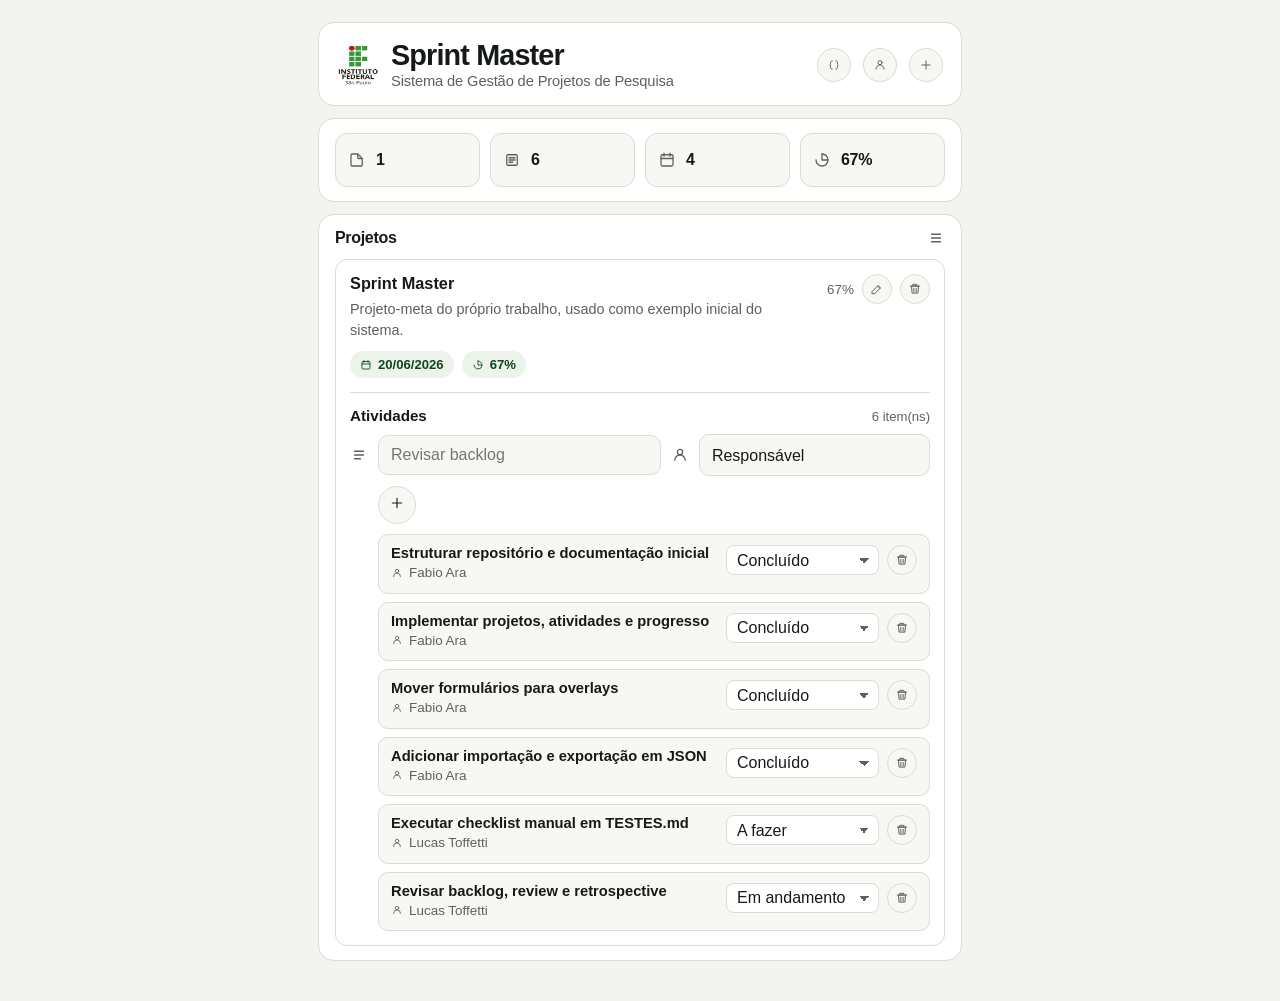
<file: index.html>
<!DOCTYPE html>
<html lang="pt-BR">
<head>
  <meta charset="UTF-8">
  <meta name="viewport" content="width=device-width, initial-scale=1.0">
  <title>SPOENG1</title>
  <meta http-equiv="refresh" content="0; url=./sprint-master/index.html">
  <style>
    body {
      margin: 0;
      min-height: 100vh;
      display: grid;
      place-items: center;
      font-family: "Segoe UI", Tahoma, Geneva, Verdana, sans-serif;
      background: #f3f4ef;
      color: #161a17;
    }

    main {
      width: min(100%, 420px);
      padding: 24px;
      text-align: center;
    }

    a {
      color: #1d6b2e;
    }
  </style>
</head>
<body>
  <main>
    <h1>Sprint Master</h1>
    <p>Redirecionando para a aplicação.</p>
    <p><a href="./sprint-master/index.html">Abrir manualmente</a></p>
  </main>
  <script>
    window.location.replace("./sprint-master/index.html");
  </script>
</body>
</html>
</file>
<file: sprint-master/style.css>
:root {
  --bg: #f3f4ef;
  --surface: #ffffff;
  --surface-alt: #f7f8f3;
  --border: #d9ddd2;
  --text: #161a17;
  --muted: #5b625d;
  --accent: #1d6b2e;
  --accent-dark: #124620;
  --accent-soft: #ebf3eb;
  --danger: #b42318;
}

* {
  box-sizing: border-box;
}

body {
  margin: 0;
  font-family: "Segoe UI", Tahoma, Geneva, Verdana, sans-serif;
  background: var(--bg);
  color: var(--text);
}

img {
  display: block;
  max-width: 100%;
}

button,
input,
textarea,
select {
  font: inherit;
}

svg {
  width: 100%;
  height: 100%;
  fill: none;
  stroke: currentColor;
  stroke-linecap: round;
  stroke-linejoin: round;
  stroke-width: 1.7;
}

.app {
  max-width: 680px;
  margin: 0 auto;
  padding: 22px 18px 40px;
}

.masthead,
.strip,
.panel {
  background: var(--surface);
  border: 1px solid var(--border);
  border-radius: 16px;
}

.masthead {
  padding: 18px 18px 16px;
}

.masthead__top {
  display: flex;
  align-items: center;
  justify-content: space-between;
  gap: 12px;
}

.masthead__brand,
.masthead__actions {
  display: flex;
  align-items: center;
  gap: 12px;
}

.masthead__copy {
  display: grid;
  gap: 3px;
}

.masthead__logo {
  width: 42px;
  height: 42px;
  border-radius: 10px;
}

h1,
h2,
h3,
p {
  margin: 0;
}

h1 {
  font-size: 1.8rem;
  line-height: 1.02;
  letter-spacing: -0.03em;
}

.masthead__subtitle {
  color: var(--muted);
  font-size: 0.92rem;
  letter-spacing: -0.01em;
}

h2 {
  font-size: 1rem;
  letter-spacing: -0.02em;
}

.strip,
.panel {
  margin-top: 12px;
  padding: 14px 16px;
}

.sr-only {
  position: absolute;
  width: 1px;
  height: 1px;
  padding: 0;
  margin: -1px;
  overflow: hidden;
  clip: rect(0, 0, 0, 0);
  white-space: nowrap;
  border: 0;
}

.stats {
  display: grid;
  grid-template-columns: repeat(4, minmax(0, 1fr));
  gap: 10px;
  padding: 0;
  margin: 0;
  list-style: none;
}

.stat {
  display: flex;
  align-items: center;
  gap: 10px;
  min-height: 54px;
  padding: 10px 12px;
  border-radius: 12px;
  background: var(--surface-alt);
  border: 1px solid var(--border);
}

.stat--wide {
  justify-content: flex-start;
}

.stat strong {
  font-size: 1rem;
  font-weight: 600;
}

.stat__icon,
.section-head__icon,
.empty-state__icon {
  display: inline-flex;
  align-items: center;
  justify-content: center;
}

.stat__icon {
  width: 18px;
  height: 18px;
  color: var(--muted);
}

.stat--wide strong {
  letter-spacing: -0.02em;
}

.section-head {
  display: flex;
  align-items: center;
  justify-content: space-between;
  margin-bottom: 12px;
}

.section-head--overlay {
  margin-bottom: 16px;
}

.section-head__icon {
  width: 18px;
  height: 18px;
  color: var(--muted);
}

.project-form {
  display: grid;
  gap: 12px;
}

.project-form__actions {
  display: grid;
  grid-template-columns: 18px minmax(0, 1fr);
  gap: 10px;
}

.project-form__actions .button--icon {
  grid-column: 2;
  justify-self: start;
}

.project-form__actions .button--ghost {
  grid-column: 2;
  justify-self: end;
}

.member-form {
  display: grid;
  grid-template-columns: minmax(0, 1fr) 38px;
  gap: 10px;
}

.json-form {
  display: grid;
  gap: 12px;
}

.json-form__actions {
  display: flex;
  gap: 10px;
}

.field {
  display: grid;
  gap: 6px;
}

.field--icon {
  grid-template-columns: 18px minmax(0, 1fr);
  align-items: center;
  column-gap: 10px;
}

.field__label {
  color: var(--muted);
  font-size: 0.82rem;
}

.field__icon {
  width: 18px;
  height: 18px;
  color: var(--muted);
}

.field input,
.field textarea,
.field select {
  width: 100%;
  padding: 11px 12px;
  border: 1px solid var(--border);
  border-radius: 10px;
  background: var(--surface-alt);
  color: var(--text);
  transition: border-color 0.15s ease, background 0.15s ease;
}

.field input:focus,
.field textarea:focus,
.field select:focus {
  outline: none;
  border-color: var(--accent);
  background: #fff;
  box-shadow: 0 0 0 3px rgba(29, 107, 46, 0.14);
}

.field textarea {
  resize: vertical;
  min-height: 90px;
}

.button {
  width: fit-content;
  min-width: 96px;
  padding: 10px 14px;
  border: 0;
  border-radius: 999px;
  background: var(--accent);
  color: #fff;
  font-weight: 600;
  cursor: pointer;
  transition: background 0.15s ease;
}

.button--icon {
  min-width: 38px;
  width: 38px;
  height: 38px;
  padding: 0;
  justify-content: center;
}

.button--icon svg {
  width: 16px;
  height: 16px;
}

.button--icon-right {
  justify-self: end;
}

.button--secondary {
  background: var(--surface-alt);
  color: var(--text);
  border: 1px solid var(--border);
}

.button:hover,
.button:focus-visible {
  background: var(--accent-dark);
}

.button--secondary:hover,
.button--secondary:focus-visible {
  background: #eef1e8;
}

.button--ghost {
  background: transparent;
  color: var(--muted);
  border: 1px solid var(--border);
}

.button--ghost:hover,
.button--ghost:focus-visible {
  background: var(--surface-alt);
}

.form-feedback {
  min-height: 1.1em;
  color: var(--muted);
  font-size: 0.88rem;
}

.form-feedback--error {
  color: var(--danger);
}

.projects-list {
  display: grid;
  gap: 10px;
}

.member-list {
  display: flex;
  flex-wrap: wrap;
  gap: 8px;
  padding: 0;
  margin: 12px 0 0;
  padding-left: 28px;
  list-style: none;
}

.member-chip {
  display: inline-flex;
  align-items: center;
  gap: 8px;
  padding: 8px 10px;
  border: 1px solid var(--border);
  border-radius: 999px;
  background: var(--surface-alt);
}

.member-chip__name {
  font-size: 0.88rem;
  font-weight: 600;
}

.member-chip__icon {
  width: 14px;
  height: 14px;
  color: var(--muted);
}

.member-chip .icon-button {
  width: 24px;
  height: 24px;
}

.member-chip .icon-button svg {
  width: 12px;
  height: 12px;
}

.empty-state {
  display: flex;
  align-items: center;
  gap: 10px;
  padding: 12px;
  border: 1px dashed var(--border);
  border-radius: 12px;
  background: var(--surface-alt);
  color: var(--muted);
}

.empty-state[hidden] {
  display: none;
}

.empty-state__icon {
  width: 18px;
  height: 18px;
}

.project-card {
  padding: 14px;
  border: 1px solid var(--border);
  border-radius: 12px;
  background: var(--surface);
}

.project-card__header {
  display: flex;
  justify-content: space-between;
  gap: 10px;
  align-items: flex-start;
}

.project-card__title {
  font-size: 1.02rem;
  font-weight: 600;
}

.project-card__description {
  margin-top: 6px;
  color: var(--muted);
  font-size: 0.9rem;
  line-height: 1.45;
}

.project-card__actions {
  display: flex;
  align-items: center;
  gap: 8px;
}

.project-card__meta {
  display: flex;
  flex-wrap: wrap;
  gap: 8px;
  margin-top: 10px;
  padding-left: 0;
}

.project-tag {
  display: inline-flex;
  align-items: center;
  gap: 6px;
  padding: 6px 10px;
  border-radius: 999px;
  background: var(--accent-soft);
  color: var(--accent-dark);
  font-size: 0.82rem;
  font-weight: 600;
}

.project-tag svg {
  width: 12px;
  height: 12px;
}

.project-card__status {
  color: var(--muted);
  font-size: 0.84rem;
}

.activities {
  margin-top: 14px;
  padding-top: 14px;
  border-top: 1px solid var(--border);
}

.activities__head {
  display: flex;
  align-items: baseline;
  justify-content: space-between;
  gap: 8px;
}

.activities__head h4 {
  margin: 0;
  font-size: 0.95rem;
}

.activities__counter {
  color: var(--muted);
  font-size: 0.82rem;
}

.activity-form {
  display: grid;
  gap: 10px;
  margin-top: 10px;
}

.activity-form__grid {
  display: grid;
  grid-template-columns: 1.2fr 1fr;
  gap: 10px;
}

.activity-form__actions {
  padding-left: 28px;
}

.activity-form__actions .button {
  justify-self: start;
}

.field--compact input,
.field--compact select {
  padding-block: 10px;
}

.activities-empty-state {
  margin-top: 10px;
  margin-left: 28px;
  padding: 10px 12px;
  border: 1px dashed var(--border);
  border-radius: 10px;
  color: var(--muted);
  font-size: 0.88rem;
  background: var(--surface-alt);
}

.activity-list {
  display: grid;
  gap: 8px;
  padding: 0;
  margin: 10px 0 0 28px;
  list-style: none;
}

.activity-item {
  display: grid;
  gap: 8px;
  padding: 10px 12px;
  border: 1px solid var(--border);
  border-radius: 10px;
  background: var(--surface-alt);
}

.activity-item__head {
  display: flex;
  justify-content: space-between;
  gap: 10px;
  align-items: flex-start;
}

.activity-item__title {
  font-size: 0.92rem;
  font-weight: 600;
}

.activity-item__responsible {
  display: inline-flex;
  align-items: center;
  gap: 6px;
  margin-top: 4px;
  color: var(--muted);
  font-size: 0.84rem;
}

.activity-item__responsible svg {
  width: 12px;
  height: 12px;
}

.activity-item__controls {
  display: flex;
  align-items: center;
  gap: 8px;
}

.activity-status {
  min-width: 120px;
  height: 30px;
  padding: 4px 32px 4px 10px;
  border: 1px solid var(--border);
  border-radius: 8px;
  background: #fff;
  color: var(--text);
  appearance: none;
  -webkit-appearance: none;
  -moz-appearance: none;
  line-height: 1.2;
  background-image:
    linear-gradient(45deg, transparent 50%, var(--muted) 50%),
    linear-gradient(135deg, var(--muted) 50%, transparent 50%);
  background-position:
    calc(100% - 14px) 12px,
    calc(100% - 9px) 12px;
  background-size: 5px 5px, 5px 5px;
  background-repeat: no-repeat;
}

.activity-status:focus,
.icon-button:focus-visible,
.button:focus-visible {
  outline: none;
  box-shadow: 0 0 0 3px rgba(29, 107, 46, 0.14);
}

.activity-responsible-select {
  height: 42px;
  padding: 10px 32px 10px 12px;
  border: 1px solid var(--border);
  border-radius: 10px;
  background: var(--surface-alt);
  color: var(--text);
  appearance: none;
  -webkit-appearance: none;
  -moz-appearance: none;
  background-image:
    linear-gradient(45deg, transparent 50%, var(--muted) 50%),
    linear-gradient(135deg, var(--muted) 50%, transparent 50%);
  background-position:
    calc(100% - 14px) 18px,
    calc(100% - 9px) 18px;
  background-size: 5px 5px, 5px 5px;
  background-repeat: no-repeat;
}

.icon-button {
  display: inline-flex;
  align-items: center;
  justify-content: center;
  width: 30px;
  height: 30px;
  padding: 0;
  border: 1px solid var(--border);
  border-radius: 999px;
  background: var(--surface-alt);
  color: var(--muted);
  cursor: pointer;
  transition: border-color 0.15s ease, color 0.15s ease, background 0.15s ease;
}

.icon-button--toolbar {
  width: 34px;
  height: 34px;
}

.icon-button:hover,
.icon-button:focus-visible {
  border-color: var(--danger);
  color: var(--danger);
  background: #fff4f2;
}

.icon-button svg {
  width: 14px;
  height: 14px;
}

.overlay-shell {
  position: fixed;
  inset: 0;
  z-index: 20;
  display: grid;
  place-items: center;
  padding: 24px;
  background: rgba(22, 26, 23, 0.34);
  backdrop-filter: blur(6px);
}

.overlay-shell[hidden] {
  display: none;
}

.overlay-panel {
  width: min(100%, 680px);
  max-height: min(85vh, 760px);
  overflow: auto;
  padding: 18px 18px 16px;
  background: var(--surface);
  border: 1px solid var(--border);
  border-radius: 18px;
  box-shadow: 0 24px 60px rgba(22, 26, 23, 0.16);
}

.overlay-panel--editing {
  transition: border-color 0.18s ease, box-shadow 0.18s ease, background 0.18s ease;
}

.overlay-panel--editing.panel--editing {
  border-color: var(--accent);
  box-shadow: 0 0 0 4px rgba(29, 107, 46, 0.18), 0 24px 60px rgba(22, 26, 23, 0.16);
  background: linear-gradient(180deg, #ffffff 0%, #fbfdf9 100%);
}

.overlay-close-button {
  flex: 0 0 auto;
}

@media (max-width: 520px) {
  .app {
    padding-inline: 12px;
  }

  .stats {
    grid-template-columns: 1fr;
  }

  .project-card__header {
    flex-direction: column;
    align-items: flex-start;
  }

  .activity-form__grid,
  .activity-item__head,
  .activity-item__controls {
    grid-template-columns: 1fr;
    flex-direction: column;
    align-items: flex-start;
  }

  .member-form {
    grid-template-columns: 1fr;
  }

  .json-form__actions {
    flex-wrap: wrap;
  }

  .masthead__top,
  .masthead__brand {
    align-items: flex-start;
  }

  .masthead__top {
    flex-direction: column;
  }

  .field--icon {
    grid-template-columns: 1fr;
  }

  .field__icon {
    display: none;
  }

  .button--icon-right {
    justify-self: start;
  }

  .project-form__actions {
    grid-template-columns: 1fr;
  }

  .project-form__actions .button--icon,
  .project-form__actions .button--ghost {
    grid-column: 1;
    justify-self: start;
  }

  .activity-form__actions {
    padding-left: 0;
  }

  .activity-form__actions .button {
    grid-column: auto;
  }

  .member-list,
  .activities-empty-state,
  .activity-list {
    margin-left: 0;
    padding-left: 0;
  }
}
</file>
